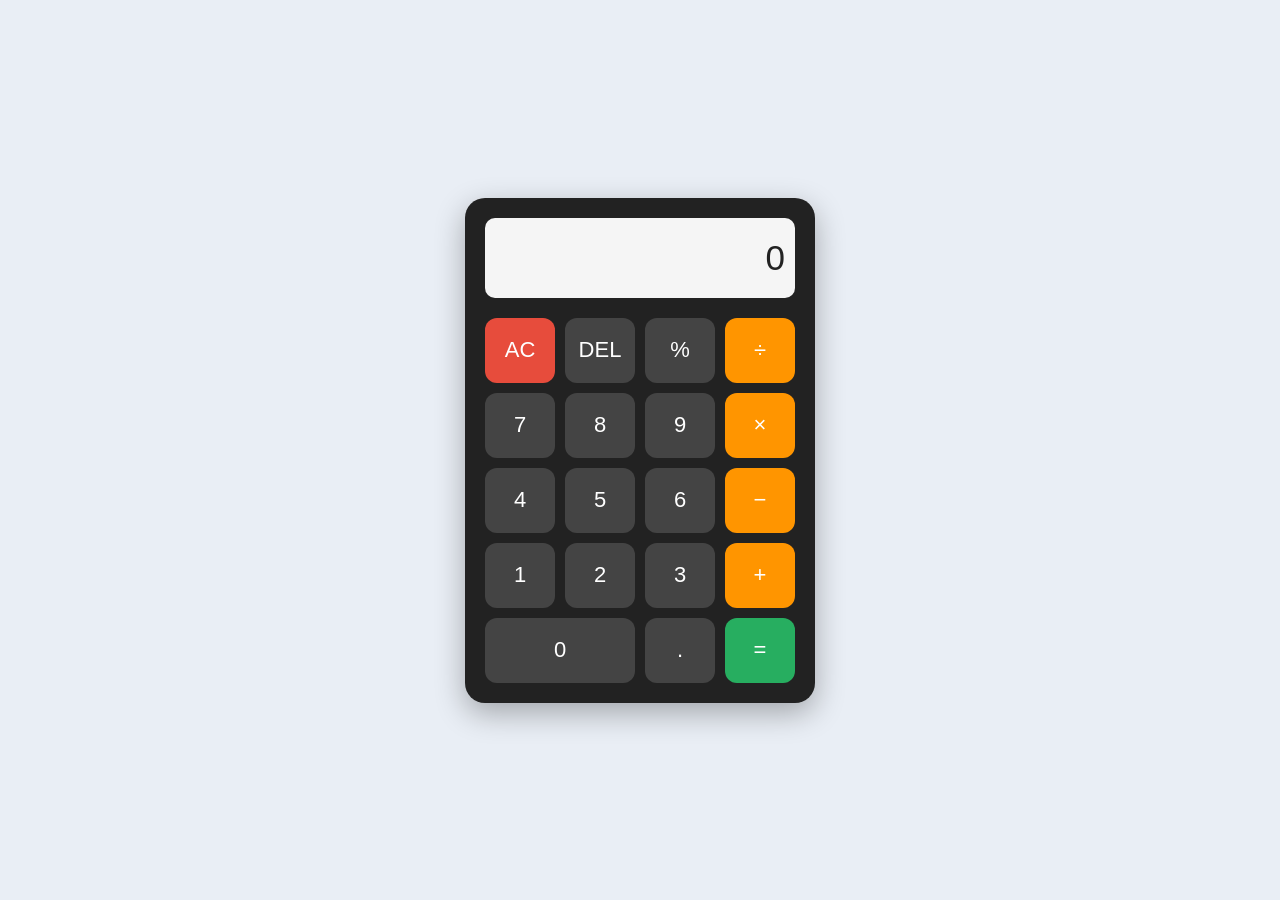
<file: coadaplha_calculater/index.html>
<!DOCTYPE html>
<html lang="en">
<head>
    <meta charset="UTF-8">
    <meta name="viewport" content="width=device-width, initial-scale=1.0">
    <title>Basic Calculator</title>
    <link rel="stylesheet" href="style.css">
</head>

<body>

    <div class="calculator">

        <input type="text" id="display" value="0" readonly>

        <div class="buttons">

            <button class="clear" onclick="clearDisplay()">AC</button>
            <button onclick="deleteLast()">DEL</button>
            <button onclick="appendValue('%')">%</button>
            <button class="operator" onclick="appendValue('/')">÷</button>

            <button onclick="appendValue('7')">7</button>
            <button onclick="appendValue('8')">8</button>
            <button onclick="appendValue('9')">9</button>
            <button class="operator" onclick="appendValue('*')">×</button>

            <button onclick="appendValue('4')">4</button>
            <button onclick="appendValue('5')">5</button>
            <button onclick="appendValue('6')">6</button>
            <button class="operator" onclick="appendValue('-')">−</button>

            <button onclick="appendValue('1')">1</button>
            <button onclick="appendValue('2')">2</button>
            <button onclick="appendValue('3')">3</button>
            <button class="operator" onclick="appendValue('+')">+</button>

            <button onclick="appendValue('0')" class="zero">0</button>
            <button onclick="appendValue('.')">.</button>
            <button class="equal" onclick="calculate()">=</button>

        </div>

    </div>

    <script src="script.js"></script>

</body>
</html>
</file>
<file: coadaplha_calculater/style.css>
* {
    margin: 0;
    padding: 0;
    box-sizing: border-box;
    font-family: Arial, sans-serif;
}

body {
    min-height: 100vh;
    display: flex;
    justify-content: center;
    align-items: center;
    background: #e9eef5;
}

.calculator {
    width: 350px;
    padding: 20px;
    background: #222;
    border-radius: 20px;
    box-shadow: 0 10px 30px rgba(0, 0, 0, 0.3);
}

#display {
    width: 100%;
    height: 80px;
    margin-bottom: 20px;
    padding: 10px;
    border: none;
    border-radius: 10px;
    background: #f5f5f5;
    color: #222;
    text-align: right;
    font-size: 35px;
    outline: none;
}

.buttons {
    display: grid;
    grid-template-columns: repeat(4, 1fr);
    gap: 10px;
}

button {
    height: 65px;
    border: none;
    border-radius: 12px;
    font-size: 22px;
    cursor: pointer;
    background: #444;
    color: white;
    transition: 0.2s;
}

button:hover {
    transform: scale(1.05);
    background: #555;
}

button:active {
    transform: scale(0.95);
}

.operator {
    background: #ff9500;
}

.operator:hover {
    background: #ffad33;
}

.clear {
    background: #e74c3c;
}

.equal {
    background: #27ae60;
}

.zero {
    grid-column: span 2;
}

/* Mobile responsive */

@media (max-width: 400px) {

    .calculator {
        width: 90%;
        padding: 15px;
    }

    button {
        height: 60px;
        font-size: 20px;
    }

    #display {
        font-size: 30px;
    }
}
</file>
